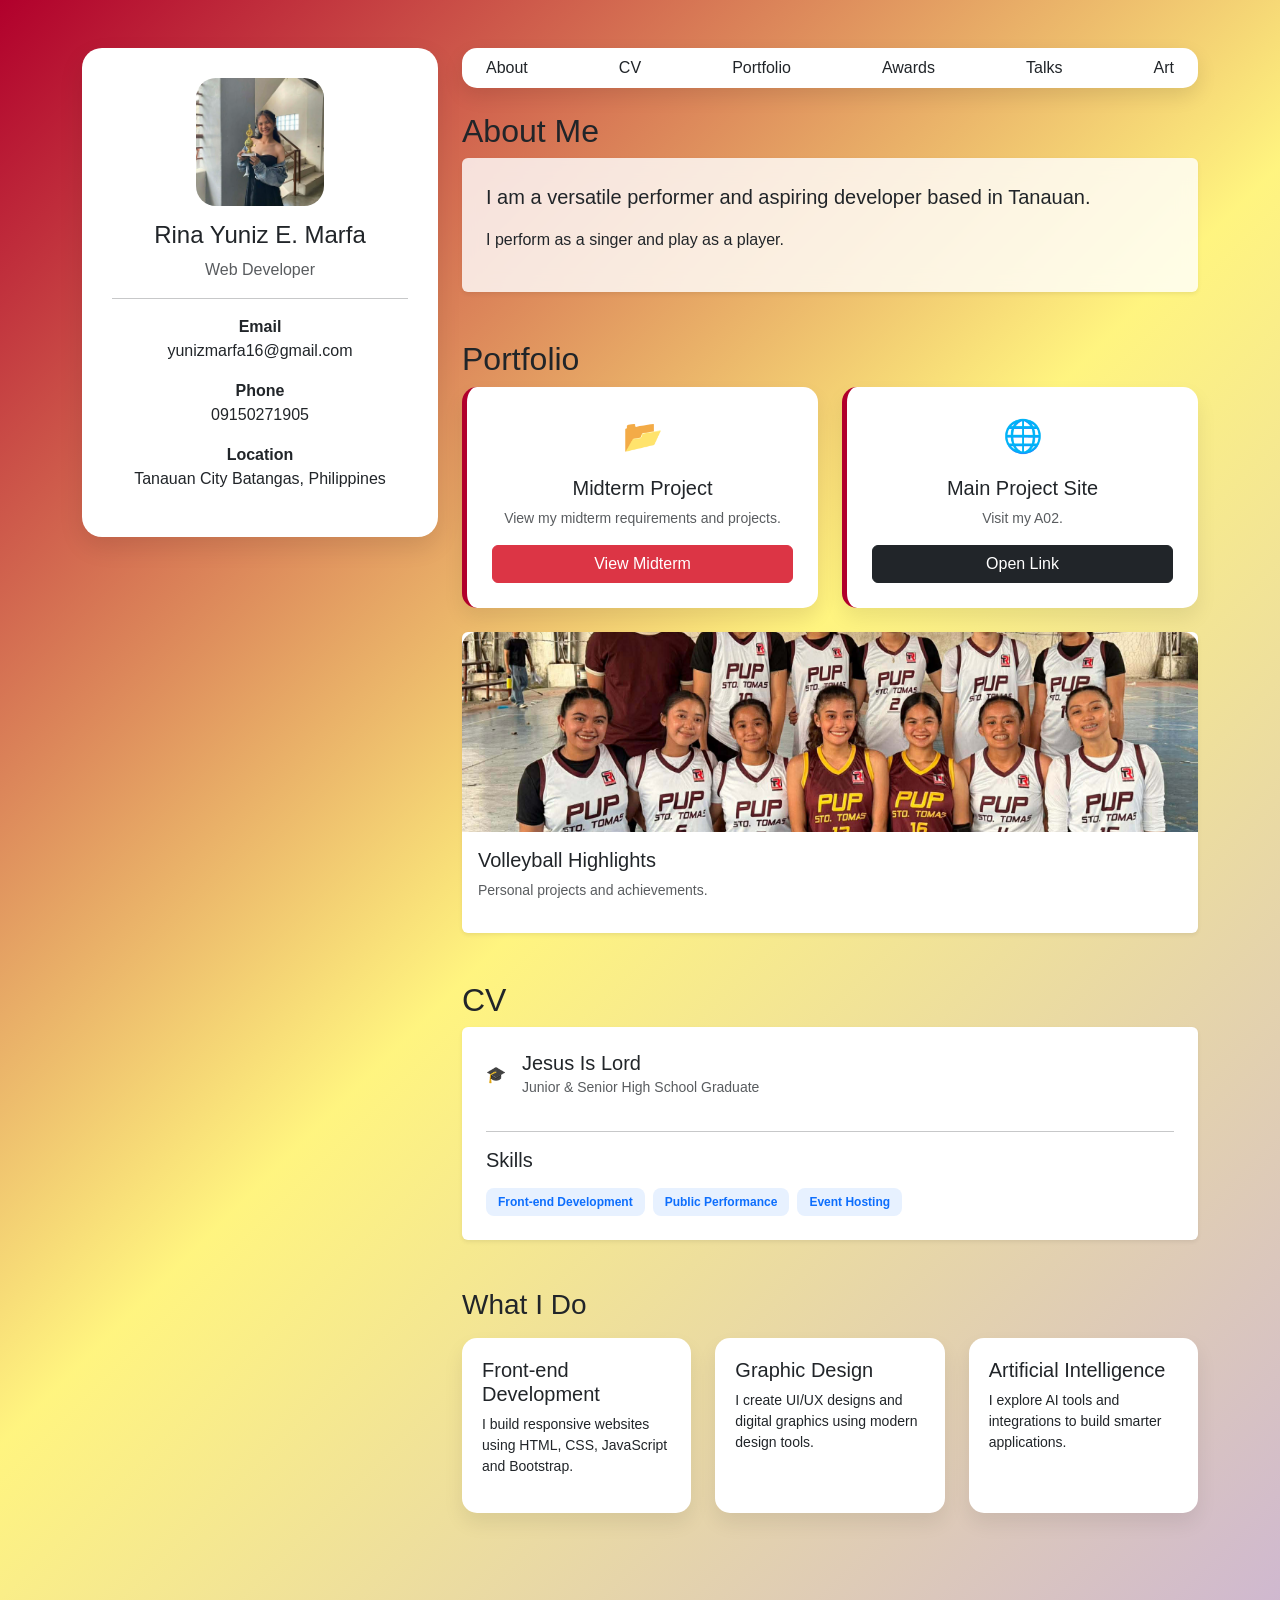
<file: index.html>
<!DOCTYPE html>
<html lang="en">

<head>
    <meta charset="UTF-8">
    <meta name="viewport" content="width=device-width, initial-scale=1">

    <title>My Portfolio</title>

    <link href="https://cdn.jsdelivr.net/npm/bootstrap@5.3.2/dist/css/bootstrap.min.css" rel="stylesheet">

    <style>
        body {
            background: linear-gradient(135deg, #b1002c, hsl(55, 100%, 75%), #cfb8d0);
            font-family: Arial;
        }

        .profile-card {
            background: white;
            border-radius: 20px;
            padding: 30px;
            box-shadow: 0 10px 25px rgba(0, 0, 0, 0.1);
            text-align: center;
        }

        .profile-card img {
            width: 120px;
            height: 120px;
            border-radius: 20px;
            object-fit: cover;
            margin-bottom: 15px;
        }

        .info-card {
            background: white;
            border-radius: 15px;
            padding: 20px;
            box-shadow: 0 10px 20px rgba(0, 0, 0, 0.08);
            height: 100%;
        }

        .navbar {
            border-radius: 15px;
            box-shadow: 0 8px 20px rgba(0, 0, 0, 0.1);
        }

        .bg-glass {
            background: rgba(255, 255, 255, 0.8) !important;
            backdrop-filter: blur(10px);
        }

        .badge {
            padding: 8px 12px;
            border-radius: 8px;
        }

        .bg-soft-primary {
            background-color: #e7f1ff;
            color: #0d6efd;
        }

        .external-link-card {
            background: white;
            border-radius: 15px;
            padding: 25px;
            box-shadow: 0 10px 20px rgba(0, 0, 0, 0.08);
            border-left: 5px solid #b1002c;
            transition: transform 0.3s ease;
        }

        .external-link-card:hover {
            transform: translateY(-5px);
        }

        /* Smooth in-page navigation */
        html {
            scroll-behavior: smooth;
        }

        /* Nav: desktop = top; mobile = fixed bottom + smooth transitions */
        .portfolio-nav {
            transition: transform 0.35s ease, box-shadow 0.35s ease;
        }

        .portfolio-nav .nav-link {
            transition: color 0.25s ease, transform 0.2s ease;
        }

        .portfolio-nav .nav-link:active {
            transform: scale(0.97);
        }

        @media (max-width: 767.98px) {
            body {
                padding-bottom: calc(5rem + env(safe-area-inset-bottom, 0px));
            }

            .portfolio-nav {
                position: fixed;
                bottom: 0;
                left: 0;
                right: 0;
                z-index: 1030;
                width: 100%;
                max-width: 100%;
                margin: 0 !important;
                margin-bottom: 0 !important;
                border-radius: 15px 15px 0 0;
                justify-content: space-around;
                flex-wrap: wrap;
                row-gap: 0.25rem;
                padding: 0.65rem 0.5rem calc(0.65rem + env(safe-area-inset-bottom, 0px)) !important;
                box-shadow: 0 -6px 24px rgba(0, 0, 0, 0.12);
            }

            .portfolio-nav .nav-link {
                flex: 1 1 auto;
                min-width: 0;
                text-align: center;
                padding: 0.4rem 0.2rem !important;
                font-size: 0.8rem;
            }
        }

        @media (min-width: 768px) {
            .portfolio-nav {
                position: relative;
                bottom: auto;
                left: auto;
                right: auto;
                width: auto;
                max-width: none;
                border-radius: 15px;
                box-shadow: 0 8px 20px rgba(0, 0, 0, 0.1);
            }
        }
    </style>
</head>

<body>

    <div class="container py-5">

        <div class="row">

            <div class="col-md-4 mb-4">
                <div class="profile-card">
                    <img src="yuniz.jpg" style="width:128px;height:128px;">
                    <h4>Rina Yuniz E. Marfa</h4>
                    <p class="text-muted">Web Developer</p>
                    <hr>
                    <p><strong>Email</strong><br>yunizmarfa16@gmail.com</p>
                    <p><strong>Phone</strong><br>09150271905</p>
                    <p><strong>Location</strong><br>Tanauan City Batangas, Philippines</p>
                </div>
            </div>

            <div class="col-md-8">

                <nav class="navbar navbar-light bg-white px-4 mb-4 d-flex justify-content-between portfolio-nav">
                    <a class="nav-link" href="#about">About</a>
                    <a class="nav-link" href="#cv">CV</a>
                    <a class="nav-link" href="#portfolio">Portfolio</a>
                    <a class="nav-link" href="#awards">Awards</a>
                    <a class="nav-link" href="#talks">Talks</a>
                    <a class="nav-link" href="#art">Art</a>
                </nav>

                <div class="content-wrapper">

                    <section id="about" class="mb-5">
                        <h2 class="section-title">About Me</h2>
                        <div class="card shadow-sm border-0 p-4 bg-glass">
                            <p class="lead">I am a versatile performer and aspiring developer based in Tanauan.</p>
                            <p>I perform as a singer and play as a player.</p>
                        </div>
                    </section>

                    <section id="portfolio" class="mb-5">
                        <h2 class="section-title">Portfolio</h2>
                        <div class="row g-4">
                            <!-- Midterm Project Link Added Here -->
                            <div class="col-md-6">
                                <div class="external-link-card h-100 d-flex flex-column justify-content-center align-items-center text-center">
                                    <div class="mb-3">
                                        <span style="font-size: 2rem;">📂</span>
                                    </div>
                                    <h5>Midterm Project</h5>
                                    <p class="text-muted small">View my midterm requirements and projects.</p>
                                    <a href="https://yourenice.github.io/midterm/" target="_blank" class="btn btn-danger w-100">View Midterm</a>
                                </div>
                            </div>

                            <div class="col-md-6">
                                <div class="external-link-card h-100 d-flex flex-column justify-content-center align-items-center text-center">
                                    <div class="mb-3">
                                        <span style="font-size: 2rem;">🌐</span>
                                    </div>
                                    <h5>Main Project Site</h5>
                                    <p class="text-muted small">Visit my A02.</p>
                                    <a href="https://yourenice.github.io/yuniz.github.io/" target="_blank" class="btn btn-dark w-100">Open Link</a>
                                </div>
                            </div>

                            <div class="col-md-12">
                                <div class="card project-card h-100 border-0 shadow-sm">
                                    <div class="project-image-wrapper">
                                        <img src="yuniz1.jpg" alt="VARSITY" class="img-fluid w-100" style="height: 200px; object-fit: cover; border-top-left-radius: 15px; border-top-right-radius: 15px;">
                                    </div>
                                    <div class="card-body">
                                        <h5>Volleyball Highlights</h5>
                                        <p class="text-muted small">Personal projects and achievements.</p>
                                    </div>
                                </div>
                            </div>
                        </div>
                    </section>

                    <section id="cv" class="mb-5">
                        <h2 class="section-title">CV</h2>
                        <div class="card shadow-sm border-0 p-4">
                            <div class="d-flex align-items-center mb-3">
                                <div class="icon-box me-3">🎓</div>
                                <div>
                                    <h5 class="mb-0">Jesus Is Lord</h5>
                                    <small class="text-muted">Junior & Senior High School Graduate</small>
                                </div>
                            </div>
                            <hr>
                            <h5 class="mb-3">Skills</h5>
                            <div class="d-flex flex-wrap gap-2">
                                <span class="badge bg-soft-primary">Front-end Development</span>
                                <span class="badge bg-soft-primary">Public Performance</span>
                                <span class="badge bg-soft-primary">Event Hosting</span>
                            </div>
                        </div>
                    </section>

                    <h3 class="mb-3">What I Do</h3>
                    <div class="row g-4 mb-5">
                        <div class="col-md-4">
                            <div class="info-card">
                                <h5>Front-end Development</h5>
                                <p class="small">I build responsive websites using HTML, CSS, JavaScript and Bootstrap.</p>
                            </div>
                        </div>
                        <div class="col-md-4">
                            <div class="info-card">
                                <h5>Graphic Design</h5>
                                <p class="small">I create UI/UX designs and digital graphics using modern design tools.</p>
                            </div>
                        </div>
                        <div class="col-md-4">
                            <div class="info-card">
                                <h5>Artificial Intelligence</h5>
                                <p class="small">I explore AI tools and integrations to build smarter applications.</p>
                            </div>
                        </div>
                    </div>

                </div>
            </div>
        </div>
    </div>

</body>

</html>
</file>
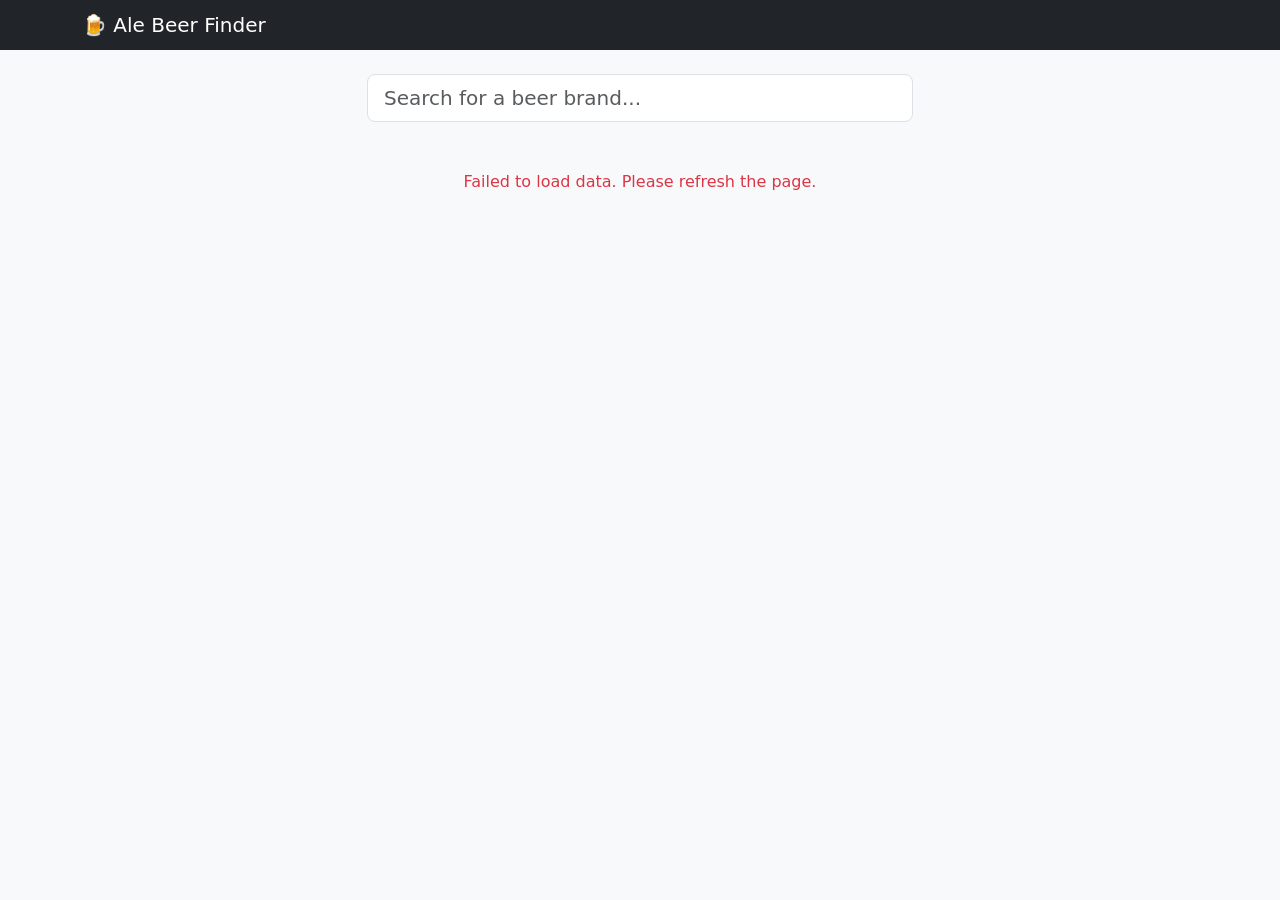
<file: midterm/index.html>
<!DOCTYPE html>
<html lang="en">
<head>
    <meta charset="UTF-8">
    <meta name="viewport" content="width=device-width, initial-scale=1.0">
    <title>Ale Beer Collection</title>

    <link href="https://cdn.jsdelivr.net/npm/bootstrap@5.3.0/dist/css/bootstrap.min.css" rel="stylesheet">
    <link rel="stylesheet" href="style.css">
</head>
<body class="bg-light">

    <nav class="navbar navbar-dark bg-dark mb-4">
        <div class="container">
            <span class="navbar-brand mb-0 h1">🍺 Ale Beer Finder</span>
        </div>
    </nav>

    <div class="container">
        <div class="row mb-4">
            <div class="col-md-6 mx-auto">
               
                <input type="text" id="searchInput" class="form-control form-control-lg" placeholder="Search for a beer brand...">
            </div>
        </div>

        <div id="loader" class="text-center my-5">
            <div class="spinner-grow text-warning" role="status"></div>
            <p>Loading beers...</p>
        </div>

        <div id="beer-container" class="row g-4"></div>
    </div>

    <script src="script.js"></script>
</body>
</html>
</file>
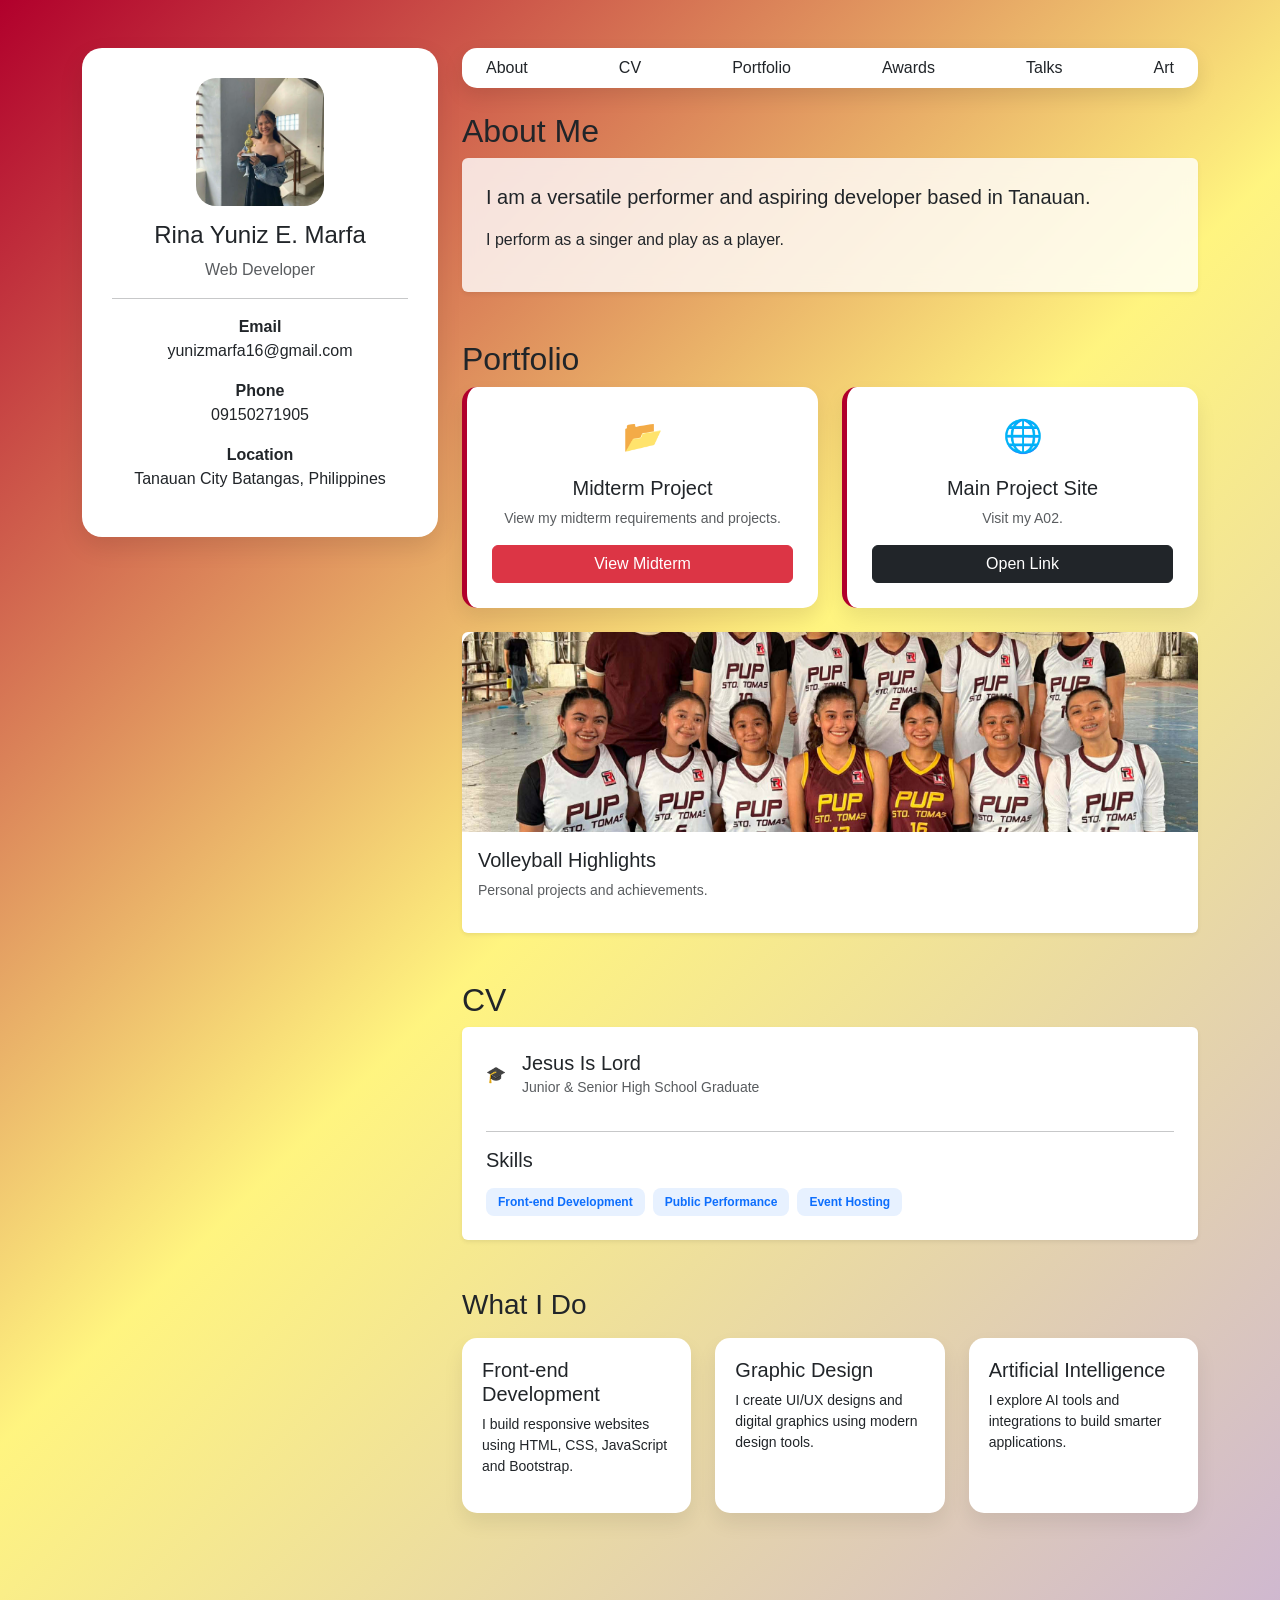
<file: index_portfolio.html>
<!DOCTYPE html>
<html lang="en">

<head>
    <meta charset="UTF-8">
    <meta name="viewport" content="width=device-width, initial-scale=1">

    <title>My Portfolio</title>

    <link href="https://cdn.jsdelivr.net/npm/bootstrap@5.3.2/dist/css/bootstrap.min.css" rel="stylesheet">

    <style>
        body {
            background: linear-gradient(135deg, #b1002c, hsl(55, 100%, 75%), #cfb8d0);
            font-family: Arial;
        }

        .profile-card {
            background: white;
            border-radius: 20px;
            padding: 30px;
            box-shadow: 0 10px 25px rgba(0, 0, 0, 0.1);
            text-align: center;
        }

        .profile-card img {
            width: 120px;
            height: 120px;
            border-radius: 20px;
            object-fit: cover;
            margin-bottom: 15px;
        }

        .info-card {
            background: white;
            border-radius: 15px;
            padding: 20px;
            box-shadow: 0 10px 20px rgba(0, 0, 0, 0.08);
            height: 100%;
        }

        .navbar {
            border-radius: 15px;
            box-shadow: 0 8px 20px rgba(0, 0, 0, 0.1);
        }

        .bg-glass {
            background: rgba(255, 255, 255, 0.8) !important;
            backdrop-filter: blur(10px);
        }

        .badge {
            padding: 8px 12px;
            border-radius: 8px;
        }

        .bg-soft-primary {
            background-color: #e7f1ff;
            color: #0d6efd;
        }

        .external-link-card {
            background: white;
            border-radius: 15px;
            padding: 25px;
            box-shadow: 0 10px 20px rgba(0, 0, 0, 0.08);
            border-left: 5px solid #b1002c;
            transition: transform 0.3s ease;
        }

        .external-link-card:hover {
            transform: translateY(-5px);
        }
    </style>
</head>

<body>

    <div class="container py-5">

        <div class="row">

            <div class="col-md-4 mb-4">
                <div class="profile-card">
                    <img src="yuniz.jpg" style="width:128px;height:128px;">
                    <h4>Rina Yuniz E. Marfa</h4>
                    <p class="text-muted">Web Developer</p>
                    <hr>
                    <p><strong>Email</strong><br>yunizmarfa16@gmail.com</p>
                    <p><strong>Phone</strong><br>09150271905</p>
                    <p><strong>Location</strong><br>Tanauan City Batangas, Philippines</p>
                </div>
            </div>

            <div class="col-md-8">

                <nav class="navbar navbar-light bg-white px-4 mb-4 d-flex justify-content-between">
                    <a class="nav-link" href="#about">About</a>
                    <a class="nav-link" href="#cv">CV</a>
                    <a class="nav-link" href="#portfolio">Portfolio</a>
                    <a class="nav-link" href="#awards">Awards</a>
                    <a class="nav-link" href="#talks">Talks</a>
                    <a class="nav-link" href="#art">Art</a>
                </nav>

                <div class="content-wrapper">

                    <section id="about" class="mb-5">
                        <h2 class="section-title">About Me</h2>
                        <div class="card shadow-sm border-0 p-4 bg-glass">
                            <p class="lead">I am a versatile performer and aspiring developer based in Tanauan.</p>
                            <p>I perform as a singer and play as a player.</p>
                        </div>
                    </section>

                    <section id="portfolio" class="mb-5">
                        <h2 class="section-title">Portfolio</h2>
                        <div class="row g-4">
                            <!-- Midterm Project Link Added Here -->
                            <div class="col-md-6">
                                <div class="external-link-card h-100 d-flex flex-column justify-content-center align-items-center text-center">
                                    <div class="mb-3">
                                        <span style="font-size: 2rem;">📂</span>
                                    </div>
                                    <h5>Midterm Project</h5>
                                    <p class="text-muted small">View my midterm requirements and projects.</p>
                                    <a href="https://yourenice.github.io/midterm/" target="_blank" class="btn btn-danger w-100">View Midterm</a>
                                </div>
                            </div>

                            <div class="col-md-6">
                                <div class="external-link-card h-100 d-flex flex-column justify-content-center align-items-center text-center">
                                    <div class="mb-3">
                                        <span style="font-size: 2rem;">🌐</span>
                                    </div>
                                    <h5>Main Project Site</h5>
                                    <p class="text-muted small">Visit my A02.</p>
                                    <a href="https://yourenice.github.io/yuniz.github.io/" target="_blank" class="btn btn-dark w-100">Open Link</a>
                                </div>
                            </div>

                            <div class="col-md-12">
                                <div class="card project-card h-100 border-0 shadow-sm">
                                    <div class="project-image-wrapper">
                                        <img src="yuniz1.jpg" alt="VARSITY" class="img-fluid w-100" style="height: 200px; object-fit: cover; border-top-left-radius: 15px; border-top-right-radius: 15px;">
                                    </div>
                                    <div class="card-body">
                                        <h5>Volleyball Highlights</h5>
                                        <p class="text-muted small">Personal projects and achievements.</p>
                                    </div>
                                </div>
                            </div>
                        </div>
                    </section>

                    <section id="cv" class="mb-5">
                        <h2 class="section-title">CV</h2>
                        <div class="card shadow-sm border-0 p-4">
                            <div class="d-flex align-items-center mb-3">
                                <div class="icon-box me-3">🎓</div>
                                <div>
                                    <h5 class="mb-0">Jesus Is Lord</h5>
                                    <small class="text-muted">Junior & Senior High School Graduate</small>
                                </div>
                            </div>
                            <hr>
                            <h5 class="mb-3">Skills</h5>
                            <div class="d-flex flex-wrap gap-2">
                                <span class="badge bg-soft-primary">Front-end Development</span>
                                <span class="badge bg-soft-primary">Public Performance</span>
                                <span class="badge bg-soft-primary">Event Hosting</span>
                            </div>
                        </div>
                    </section>

                    <h3 class="mb-3">What I Do</h3>
                    <div class="row g-4 mb-5">
                        <div class="col-md-4">
                            <div class="info-card">
                                <h5>Front-end Development</h5>
                                <p class="small">I build responsive websites using HTML, CSS, JavaScript and Bootstrap.</p>
                            </div>
                        </div>
                        <div class="col-md-4">
                            <div class="info-card">
                                <h5>Graphic Design</h5>
                                <p class="small">I create UI/UX designs and digital graphics using modern design tools.</p>
                            </div>
                        </div>
                        <div class="col-md-4">
                            <div class="info-card">
                                <h5>Artificial Intelligence</h5>
                                <p class="small">I explore AI tools and integrations to build smarter applications.</p>
                            </div>
                        </div>
                    </div>

                </div>
            </div>
        </div>
    </div>

</body>

</html>
</file>
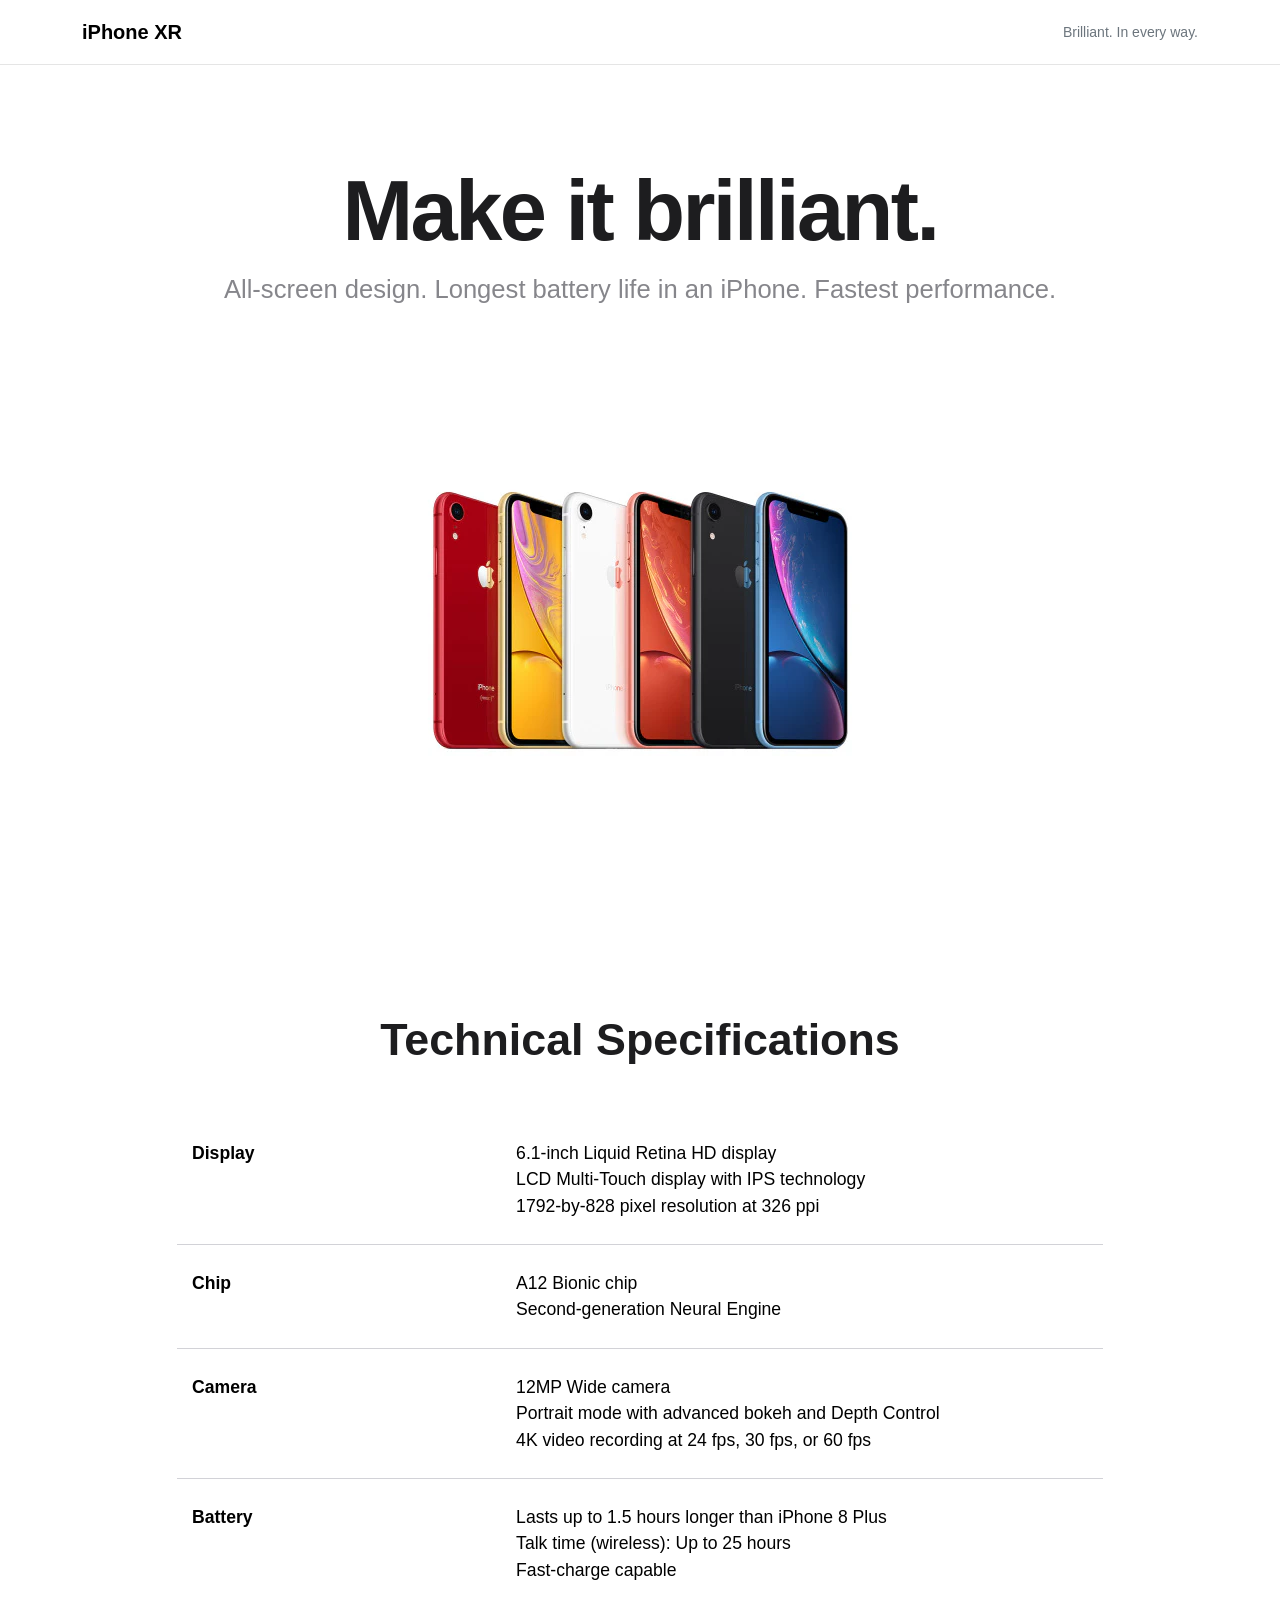
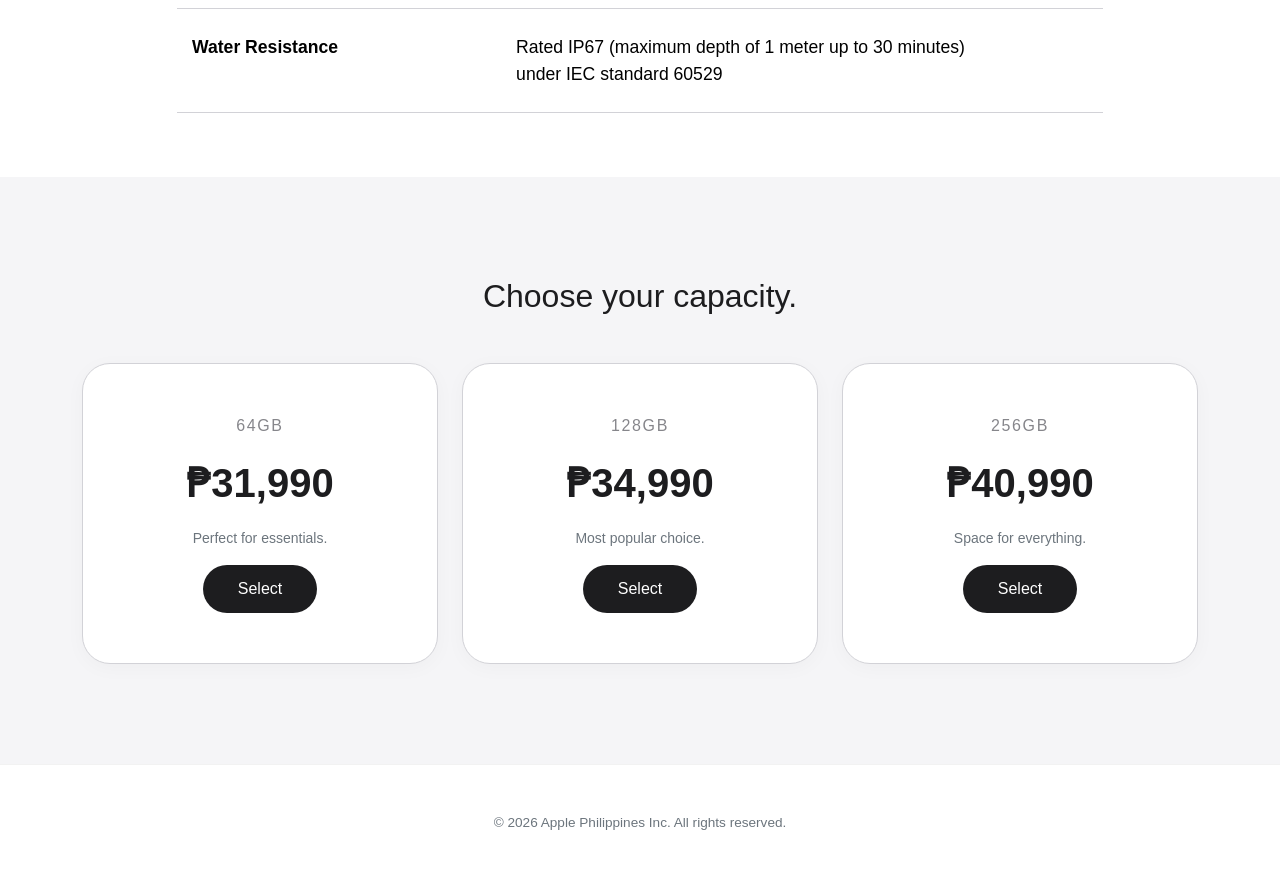
<file: A02/index_A02.html>
<!DOCTYPE html>
<html lang="en">
<head>
    <meta charset="UTF-8">
    <meta name="viewport" content="width=device-width, initial-scale=1.0">
    <title>iPhone XR | Make it brilliant.</title>
    
    <link href="https://cdn.jsdelivr.net/npm/bootstrap@5.3.0/dist/css/bootstrap.min.css" rel="stylesheet">
    
    <style>
        :root {
            --apple-black: #1d1d1f;
            --apple-blue: #0071e3;
            --apple-gray: #86868b;
            --bg-offwhite: #f5f5f7;
            --apple-border: #d2d2d7;
            --xr-coral: #ff6b6b;
            --xr-blue: #4facfe;
            --xr-yellow: #fbc531;
            --transition-smooth: all 0.5s cubic-bezier(0.4, 0, 0.2, 1);
        }

        body {
            background-color: #fff;
            color: var(--apple-black);
            font-family: -apple-system, BlinkMacSystemFont, "Segoe UI", Roboto, Helvetica, Arial, sans-serif;
            overflow-x: hidden;
            -webkit-font-smoothing: antialiased;
        }

        /* Navigation */
        .navbar {
            background: rgba(255, 255, 255, 0.8) !important;
            backdrop-filter: blur(20px);
            -webkit-backdrop-filter: blur(20px);
            border-bottom: 1px solid #e5e5e5;
            padding: 15px 0;
            z-index: 1050;
        }

        /* Hero Section */
        .hero {
            padding: 160px 0 80px;
            background: #fff;
        }

        .hero h1 { 
            font-size: calc(2.5rem + 3.5vw); 
            letter-spacing: -0.03em; 
            font-weight: 700;
        }

        .hero p { 
            color: var(--apple-gray); 
            font-size: 1.6rem; 
            font-weight: 400;
        }

        .hero-image-container img {
            max-width: 800px;
            transition: var(--transition-smooth);
        }

        .hero-image-container img:hover {
            transform: scale(1.03);
        }

        /* Specs Table */
        .specs-container h2 {
            font-size: 2.8rem;
            font-weight: 600;
        }

        .table td {
            padding: 25px 15px;
            border-bottom: 1px solid var(--apple-border);
        }

        .spec-label {
            font-weight: 600;
            width: 35%;
            font-size: 1.1rem;
        }

        .spec-value {
            color: var(--apple-gray);
            font-size: 1.1rem;
        }

        /* Pricing Section */
        .price-section {
            background: var(--bg-offwhite);
            padding: 100px 0;
        }

        .price-card {
            background: #fff;
            padding: 50px 30px;
            border-radius: 28px;
            box-shadow: 0 4px 20px rgba(0,0,0,0.03);
            transition: var(--transition-smooth);
            height: 100%;
            border: 1px solid var(--apple-border);
        }

        .price-card:hover {
            transform: translateY(-15px);
            box-shadow: 0 30px 60px rgba(0,0,0,0.1);
        }

        /* Specific Color Accents for XR */
        .card-coral:hover { border-color: var(--xr-coral); }
        .card-blue:hover { border-color: var(--xr-blue); }
        .card-yellow:hover { border-color: var(--xr-yellow); }

        .price-card .storage { 
            font-size: 1rem;
            color: var(--apple-gray);
            text-transform: uppercase;
            letter-spacing: 0.1em;
        }

        .price-card .amount { 
            font-size: 2.5rem; 
            font-weight: 700; 
            margin: 15px 0;
        }

        .buy-btn {
            background: var(--apple-black);
            color: #fff;
            border-radius: 50px;
            padding: 12px 35px;
            text-decoration: none;
            display: inline-block;
            font-weight: 500;
            transition: all 0.3s ease;
        }

        .buy-btn:hover {
            background: var(--apple-blue);
            color: #fff;
            transform: scale(1.05);
        }

        footer {
            color: var(--apple-gray);
            font-size: 0.85rem;
            border-top: 1px solid #f2f2f2;
        }

        @media (max-width: 768px) {
            .hero h1 { font-size: 3rem; }
            .spec-label { width: 45%; }
        }
    </style>
</head>
<body>

    <nav class="navbar navbar-light fixed-top">
        <div class="container d-flex justify-content-between">
            <span class="navbar-brand mb-0 h1 fw-bold">iPhone XR</span>
            <span class="text-secondary small fw-medium">Brilliant. In every way.</span>
        </div>
    </nav>

    <header class="hero text-center">
        <div class="container">
            <h1>Make it brilliant.</h1>
            <p class="mb-5">All-screen design. Longest battery life in an iPhone. Fastest performance.</p>
            <div class="hero-image-container">
                <img src="iphone-xr-select-2019-family_2048x.webp" alt="iPhone XR Lineup" class="img-fluid">
            </div>
        </div>
    </header>

    <section class="specs-container py-5">
        <div class="container">
            <h2 class="text-center mb-5">Technical Specifications</h2>
            <div class="row justify-content-center">
                <div class="col-lg-10">
                    <table class="table table-borderless">
                        <tbody>
                            <tr>
                                <td class="spec-label">Display</td>
                                <td class="spec-value">
                                    6.1-inch Liquid Retina HD display<br>
                                    LCD Multi-Touch display with IPS technology<br>
                                    1792-by-828 pixel resolution at 326 ppi
                                </td>
                            </tr>
                            <tr>
                                <td class="spec-label">Chip</td>
                                <td class="spec-value">
                                    A12 Bionic chip<br>
                                    Second-generation Neural Engine
                                </td>
                            </tr>
                            <tr>
                                <td class="spec-label">Camera</td>
                                <td class="spec-value">
                                    12MP Wide camera<br>
                                    Portrait mode with advanced bokeh and Depth Control<br>
                                    4K video recording at 24 fps, 30 fps, or 60 fps
                                </td>
                            </tr>
                            <tr>
                                <td class="spec-label">Battery</td>
                                <td class="spec-value">
                                    Lasts up to 1.5 hours longer than iPhone 8 Plus<br>
                                    Talk time (wireless): Up to 25 hours<br>
                                    Fast-charge capable
                                </td>
                            </tr>
                            <tr>
                                <td class="spec-label">Water Resistance</td>
                                <td class="spec-value">
                                    Rated IP67 (maximum depth of 1 meter up to 30 minutes)<br>
                                    under IEC standard 60529
                                </td>
                            </tr>
                        </tbody>
                    </table>
                </div>
            </div>
        </div>
    </section>

    <section class="price-section">
        <div class="container text-center">
            <h2 class="mb-5">Choose your capacity.</h2>
            <div class="row g-4">
                <div class="col-md-4">
                    <div class="price-card card-coral">
                        <span class="storage">64GB</span>
                        <div class="amount">₱31,990</div>
                        <p class="text-secondary small">Perfect for essentials.</p>
                        <a href="#" class="buy-btn">Select</a>
                    </div>
                </div>
                <div class="col-md-4">
                    <div class="price-card card-blue">
                        <span class="storage">128GB</span>
                        <div class="amount">₱34,990</div>
                        <p class="text-secondary small">Most popular choice.</p>
                        <a href="#" class="buy-btn">Select</a>
                    </div>
                </div>
                <div class="col-md-4">
                    <div class="price-card card-yellow">
                        <span class="storage">256GB</span>
                        <div class="amount">₱40,990</div>
                        <p class="text-secondary small">Space for everything.</p>
                        <a href="#" class="buy-btn">Select</a>
                    </div>
                </div>
            </div>
        </div>
    </section>

    <footer class="py-5 text-center bg-white">
        <div class="container">
            <p class="mb-0 text-secondary">© 2026 Apple Philippines Inc. All rights reserved.</p>
        </div>
    </footer>

    <script src="https://cdn.jsdelivr.net/npm/bootstrap@5.3.0/dist/js/bootstrap.bundle.min.js"></script>
</body>
</html>
</file>
<file: midterm/style.css>
.card {
    border: none;
    transition: transform 0.2s;
    height: 100%;
}

.card:hover {
    transform: scale(1.03);
    box-shadow: 0 10px 20px rgba(0,0,0,0.1);
}

.beer-img {
    height: 200px;
    object-fit: contain; 
    padding: 15px;
    background-color: #f8f9fa;
}

.price-tag {
    font-weight: bold;
    color: #198754;
}

.rating {
    color: #ffc107;
    font-size: 0.9rem;
}
</file>
